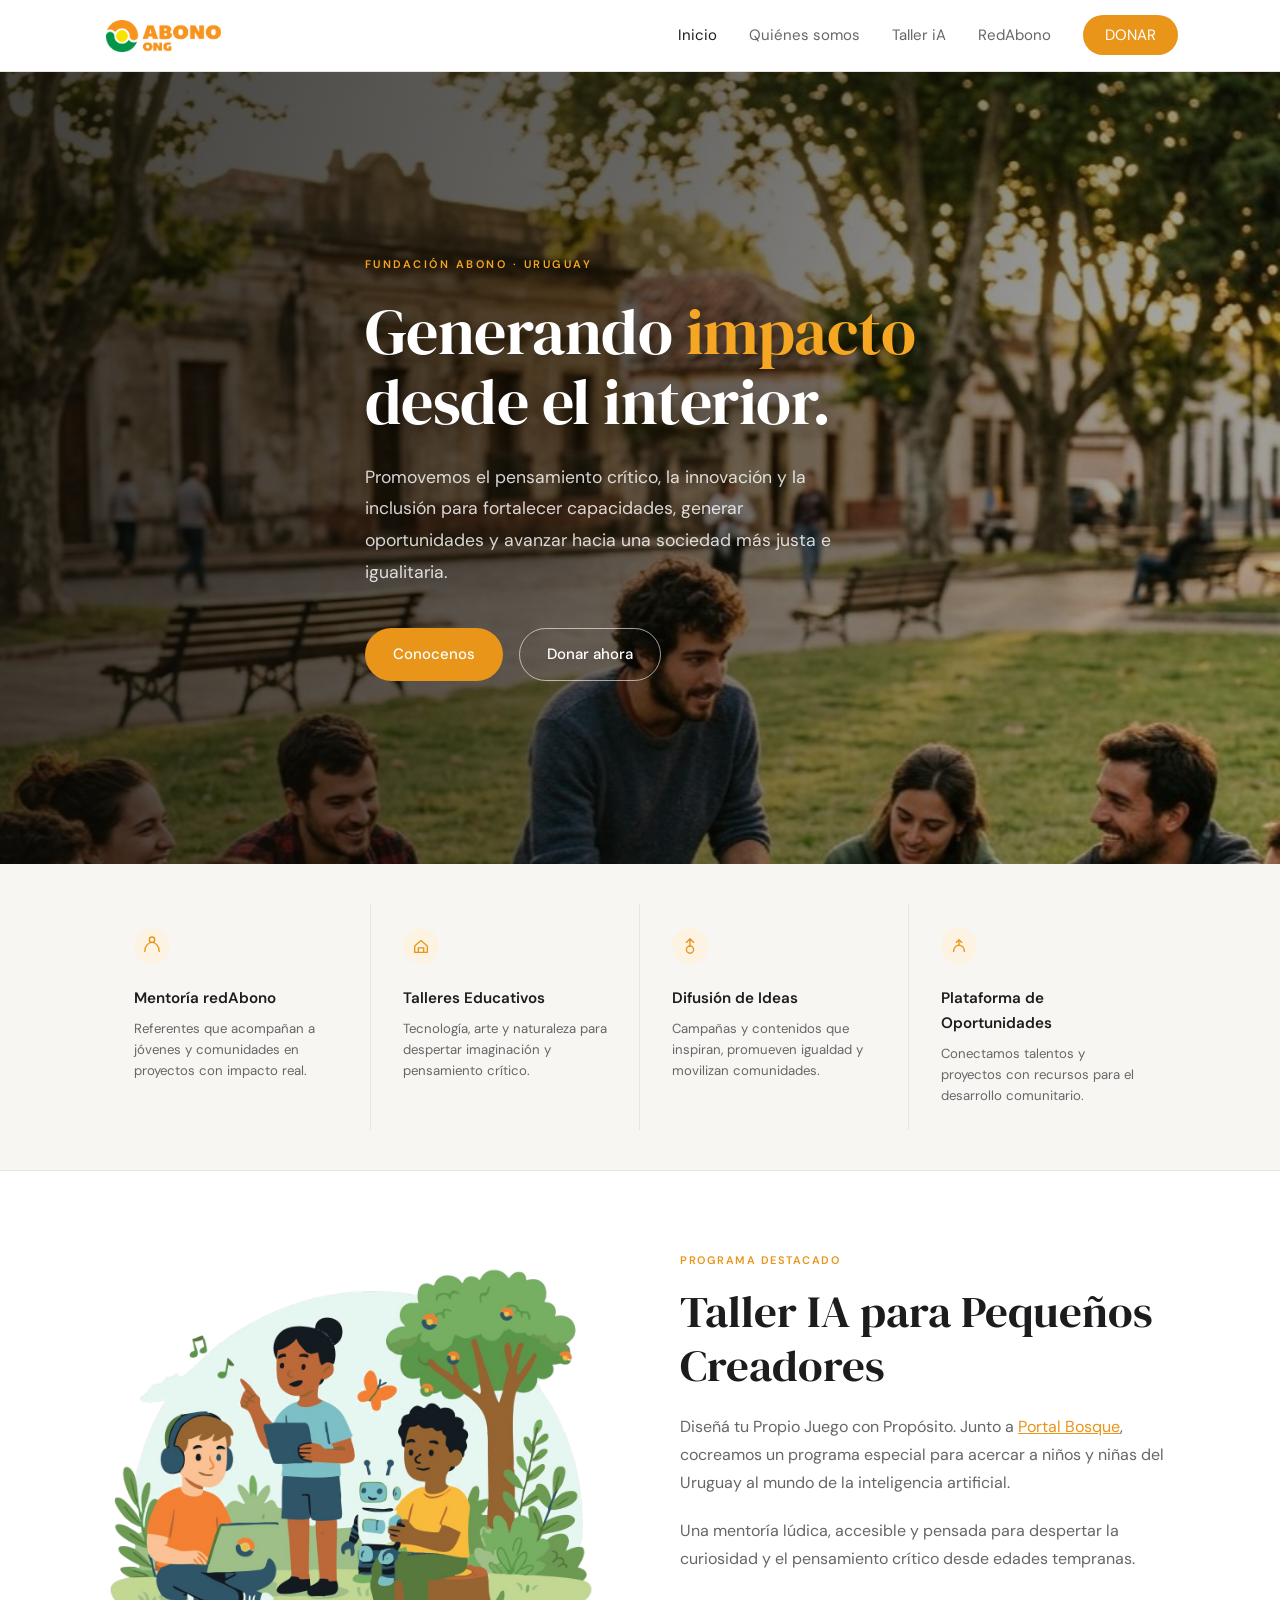
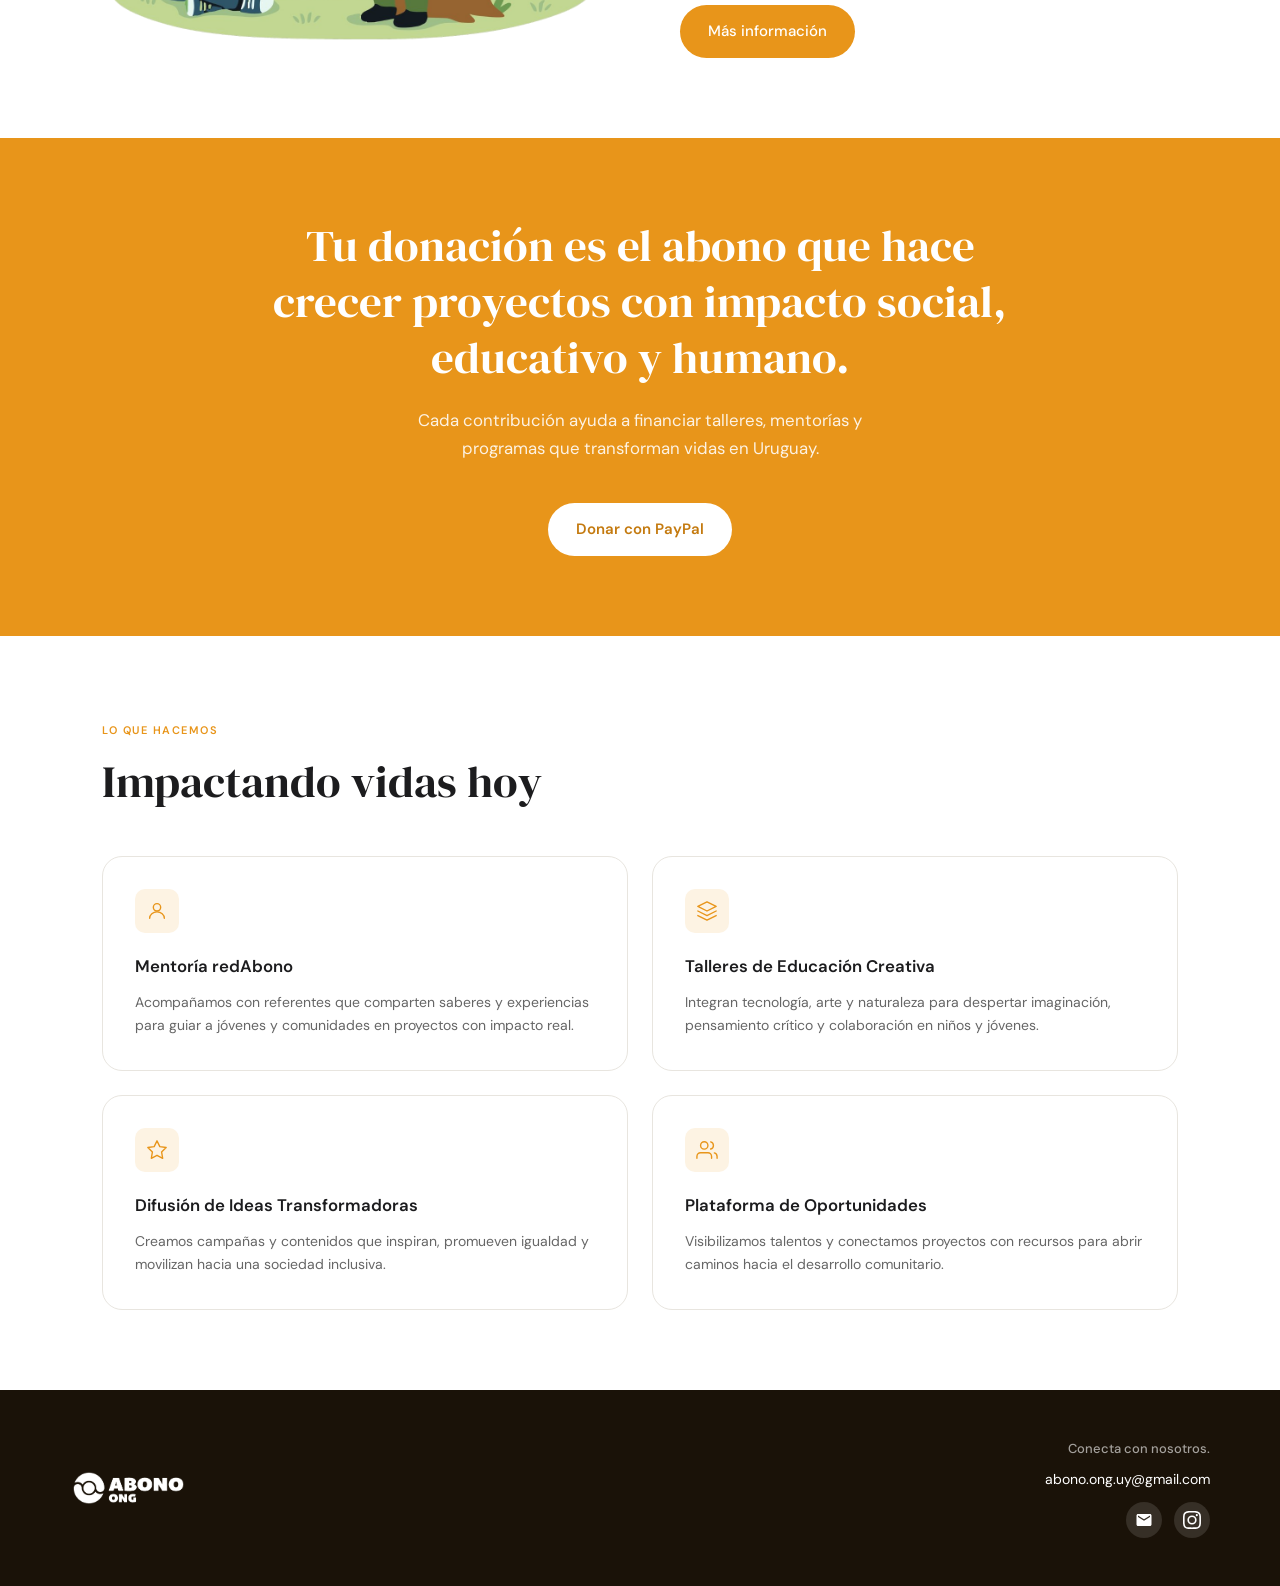
<file: index.html>
<!DOCTYPE html>
<html lang="es">
<head>
  <meta charset="UTF-8"/>
  <meta name="viewport" content="width=device-width, initial-scale=1.0"/>
  <title>Abono ONG — Generando impacto desde el interior</title>
  <meta name="description" content="Fundación Abono: promovemos la inclusión social a través de la educación, la innovación y la formación en Uruguay."/>
  <link rel="stylesheet" href="style.css"/>
  <style>

    /* ── HERO ── */
    .hero {
      position: relative;
      min-height: 88vh;
      display: flex;
      align-items: center;
      overflow: hidden;
    }

    .hero-bg {
      position: absolute;
      inset: 0;
    }

    .hero-bg img {
      width: 100%;
      height: 100%;
      object-fit: cover;
      object-position: center 30%;
    }

    /* dark overlay so text is legible */
    .hero-bg::after {
      content: '';
      position: absolute;
      inset: 0;
      background: linear-gradient(
        105deg,
        rgba(10,8,4,0.78) 0%,
        rgba(10,8,4,0.62) 45%,
        rgba(10,8,4,0.25) 100%
      );
    }

    .hero-content {
      position: relative;
      z-index: 2;
      max-width: 620px;
      padding: 6rem 2rem;
    }

    .hero-eyebrow {
      font-size: 11px;
      font-weight: 600;
      letter-spacing: 2.5px;
      text-transform: uppercase;
      color: var(--orange-light);
      margin-bottom: 1.5rem;
    }

    .hero h1 {
      color: white;
      margin-bottom: 1.5rem;
      text-shadow: 0 2px 20px rgba(0,0,0,0.3);
    }

    .hero h1 em {
      font-style: normal;
      color: var(--orange-light);
    }

    .hero-desc {
      font-size: 1.1rem;
      color: rgba(255,255,255,0.82);
      line-height: 1.8;
      margin-bottom: 2.5rem;
      max-width: 500px;
    }

    .hero-ctas {
      display: flex;
      gap: 1rem;
      flex-wrap: wrap;
    }

    .btn-outline-white {
      display: inline-flex;
      align-items: center;
      gap: 8px;
      border: 1.5px solid rgba(255,255,255,0.6);
      color: white;
      padding: 13px 27px;
      border-radius: 100px;
      font-size: 15px;
      font-weight: 500;
      text-decoration: none;
      transition: all 0.2s;
    }

    .btn-outline-white:hover {
      background: rgba(255,255,255,0.12);
      border-color: white;
    }

    /* ── PROGRAMS STRIP ── */
    .programs-strip {
      background: var(--light);
      border-bottom: 1px solid var(--border);
      padding: 2.5rem 0;
    }

    .programs-grid {
      display: grid;
      grid-template-columns: repeat(4, 1fr);
    }

    .program-item {
      padding: 1.5rem 2rem;
      border-right: 1px solid var(--border);
    }

    .program-item:last-child { border-right: none; }

    .program-icon {
      width: 36px;
      height: 36px;
      margin-bottom: 0.875rem;
    }

    .program-item h3 { font-size: 0.95rem; margin-bottom: 0.4rem; }
    .program-item p  { font-size: 0.825rem; color: var(--mid); line-height: 1.6; }

    /* ── FEATURED TALLER ── */
    .featured {
      display: grid;
      grid-template-columns: 1fr 1fr;
      gap: 5rem;
      align-items: center;
    }

    .featured-image {
      border-radius: var(--radius-lg);
      overflow: hidden;
      display: flex;
      align-items: center;
      justify-content: center;
    }

    .featured-image img { max-width: 100%; height: auto; display: block; }

    .featured-text .tag { display: block; margin-bottom: 1rem; }
    .featured-text h2   { margin-bottom: 1.25rem; }
    .featured-text p    { color: var(--mid); margin-bottom: 1.25rem; line-height: 1.75; }
    .featured-text p:last-of-type { margin-bottom: 2rem; }

    /* ── MISSION BANNER ── */
    .mission-banner {
      background: var(--orange);
      padding: 5rem 0;
      text-align: center;
    }

    .mission-banner h2 {
      color: white;
      font-size: clamp(1.7rem, 3.5vw, 2.8rem);
      max-width: 740px;
      margin: 0 auto 1.25rem;
      line-height: 1.25;
    }

    .mission-banner p {
      color: rgba(255,255,255,0.88);
      font-size: 1.05rem;
      max-width: 520px;
      margin: 0 auto 2.5rem;
      line-height: 1.7;
    }

    .btn-white {
      display: inline-flex;
      align-items: center;
      gap: 8px;
      background: white;
      color: var(--orange-dark);
      padding: 14px 28px;
      border-radius: 100px;
      font-size: 15px;
      font-weight: 600;
      text-decoration: none;
      transition: transform 0.2s, box-shadow 0.2s;
    }

    .btn-white:hover { transform: translateY(-2px); box-shadow: 0 6px 20px rgba(0,0,0,0.18); }

    /* ── PROGRAMS CARDS ── */
    .programs-deep-grid {
      display: grid;
      grid-template-columns: repeat(2, 1fr);
      gap: 1.5rem;
      margin-top: 3rem;
    }

    .program-card {
      border: 1px solid var(--border);
      border-radius: var(--radius-lg);
      padding: 2rem;
      transition: border-color 0.2s, box-shadow 0.2s;
    }

    .program-card:hover {
      border-color: var(--orange);
      box-shadow: 0 4px 20px rgba(232,149,26,0.1);
    }

    .program-card-icon {
      width: 44px;
      height: 44px;
      background: var(--orange-pale);
      border-radius: 10px;
      display: flex;
      align-items: center;
      justify-content: center;
      margin-bottom: 1.25rem;
    }

    .program-card-icon svg { width: 22px; height: 22px; stroke: var(--orange); fill: none; stroke-width: 1.5; stroke-linecap: round; stroke-linejoin: round; }
    .program-card h3 { margin-bottom: 0.6rem; font-size: 1.05rem; }
    .program-card p  { color: var(--mid); font-size: 0.875rem; line-height: 1.7; }

    /* ── RESPONSIVE ── */
    @media (max-width: 900px) {
      .hero { min-height: 70vh; }
      .hero-content { padding: 5rem 1.5rem 4rem; }
      .programs-grid { grid-template-columns: 1fr 1fr; }
      .program-item { border-bottom: 1px solid var(--border); }
      .program-item:nth-child(2) { border-right: none; }
      .program-item:nth-child(3),
      .program-item:nth-child(4) { border-bottom: none; }
      .featured { grid-template-columns: 1fr; gap: 2.5rem; }
      .programs-deep-grid { grid-template-columns: 1fr; }
    }

    @media (max-width: 540px) {
      .programs-grid { grid-template-columns: 1fr; }
      .program-item { border-right: none; border-bottom: 1px solid var(--border); }
      .program-item:last-child { border-bottom: none; }
    }
  </style>
</head>
<body>
  <div id="nav-placeholder"></div>

  <!-- HERO -->
  <section class="hero">
    <div class="hero-bg">
      <img src="img/hero-home.png" alt="Jóvenes uruguayos en la plaza trabajando juntos"/>
    </div>
    <div class="container">
      <div class="hero-content">
        <p class="hero-eyebrow">Fundación Abono · Uruguay</p>
        <h1>Generando <em>impacto</em><br>desde el interior.</h1>
        <p class="hero-desc">Promovemos el pensamiento crítico, la innovación y la inclusión para fortalecer capacidades, generar oportunidades y avanzar hacia una sociedad más justa e igualitaria.</p>
        <div class="hero-ctas">
          <a href="about.html" class="btn-primary">Conocenos</a>
          <a href="https://www.paypal.com/donate/?hosted_button_id=HG58KEAJ6E5TA" target="_blank" class="btn-outline-white">Donar ahora</a>
        </div>
      </div>
    </div>
  </section>

  <!-- PROGRAMS STRIP -->
  <section class="programs-strip">
    <div class="container">
      <div class="programs-grid">
        <div class="program-item">
          <svg class="program-icon" viewBox="0 0 40 40" fill="none">
            <circle cx="20" cy="20" r="20" fill="#FDF3E3"/>
            <path d="M12 26 C12 20 16 16 20 16 C24 16 28 20 28 26" stroke="#E8951A" stroke-width="1.5" stroke-linecap="round" fill="none"/>
            <circle cx="20" cy="13" r="3" stroke="#E8951A" stroke-width="1.5" fill="none"/>
          </svg>
          <h3>Mentoría redAbono</h3>
          <p>Referentes que acompañan a jóvenes y comunidades en proyectos con impacto real.</p>
        </div>
        <div class="program-item">
          <svg class="program-icon" viewBox="0 0 40 40" fill="none">
            <circle cx="20" cy="20" r="20" fill="#FDF3E3"/>
            <path d="M13 27 L13 20 L20 14 L27 20 L27 27 Z" stroke="#E8951A" stroke-width="1.5" stroke-linejoin="round" fill="none"/>
            <path d="M17 27 L17 22 L23 22 L23 27" stroke="#E8951A" stroke-width="1.5" fill="none"/>
          </svg>
          <h3>Talleres Educativos</h3>
          <p>Tecnología, arte y naturaleza para despertar imaginación y pensamiento crítico.</p>
        </div>
        <div class="program-item">
          <svg class="program-icon" viewBox="0 0 40 40" fill="none">
            <circle cx="20" cy="20" r="20" fill="#FDF3E3"/>
            <path d="M20 12 L20 20 M16 16 L20 12 L24 16" stroke="#E8951A" stroke-width="1.5" stroke-linecap="round" stroke-linejoin="round"/>
            <circle cx="20" cy="24" r="4" stroke="#E8951A" stroke-width="1.5" fill="none"/>
          </svg>
          <h3>Difusión de Ideas</h3>
          <p>Campañas y contenidos que inspiran, promueven igualdad y movilizan comunidades.</p>
        </div>
        <div class="program-item">
          <svg class="program-icon" viewBox="0 0 40 40" fill="none">
            <circle cx="20" cy="20" r="20" fill="#FDF3E3"/>
            <path d="M14 26 C14 22 17 19 20 19 C23 19 26 22 26 26" stroke="#E8951A" stroke-width="1.5" stroke-linecap="round" fill="none"/>
            <path d="M20 19 L20 14" stroke="#E8951A" stroke-width="1.5" stroke-linecap="round"/>
            <path d="M17 16 L20 13 L23 16" stroke="#E8951A" stroke-width="1.5" stroke-linecap="round" stroke-linejoin="round"/>
          </svg>
          <h3>Plataforma de Oportunidades</h3>
          <p>Conectamos talentos y proyectos con recursos para el desarrollo comunitario.</p>
        </div>
      </div>
    </div>
  </section>

  <!-- TALLER FEATURED -->
  <section class="section">
    <div class="container">
      <div class="featured">
        <div class="featured-image">
          <img src="taller-kids.png" alt="Taller IA para Pequeños Creadores"/>
        </div>
        <div class="featured-text">
          <span class="tag">Programa destacado</span>
          <h2>Taller IA para Pequeños Creadores</h2>
          <p>Diseñá tu Propio Juego con Propósito. Junto a <a href="https://portalbosque.com" target="_blank" style="color:var(--orange)">Portal Bosque</a>, cocreamos un programa especial para acercar a niños y niñas del Uruguay al mundo de la inteligencia artificial.</p>
          <p>Una mentoría lúdica, accesible y pensada para despertar la curiosidad y el pensamiento crítico desde edades tempranas.</p>
          <a href="taller-ia.html" class="btn-primary">Más información</a>
        </div>
      </div>
    </div>
  </section>

  <!-- MISSION BANNER -->
  <section class="mission-banner">
    <div class="container">
      <h2>Tu donación es el abono que hace crecer proyectos con impacto social, educativo y humano.</h2>
      <p>Cada contribución ayuda a financiar talleres, mentorías y programas que transforman vidas en Uruguay.</p>
      <a href="https://www.paypal.com/donate/?hosted_button_id=HG58KEAJ6E5TA" target="_blank" class="btn-white">Donar con PayPal</a>
    </div>
  </section>

  <!-- PROGRAMS DETAIL -->
  <section class="section">
    <div class="container">
      <span class="tag">Lo que hacemos</span>
      <h2>Impactando vidas hoy</h2>
      <div class="programs-deep-grid">
        <div class="program-card">
          <div class="program-card-icon">
            <svg viewBox="0 0 24 24"><circle cx="12" cy="8" r="4"/><path d="M4 20c0-4 3.6-7 8-7s8 3 8 7"/></svg>
          </div>
          <h3>Mentoría redAbono</h3>
          <p>Acompañamos con referentes que comparten saberes y experiencias para guiar a jóvenes y comunidades en proyectos con impacto real.</p>
        </div>
        <div class="program-card">
          <div class="program-card-icon">
            <svg viewBox="0 0 24 24"><path d="M12 2L2 7l10 5 10-5-10-5z"/><path d="M2 17l10 5 10-5"/><path d="M2 12l10 5 10-5"/></svg>
          </div>
          <h3>Talleres de Educación Creativa</h3>
          <p>Integran tecnología, arte y naturaleza para despertar imaginación, pensamiento crítico y colaboración en niños y jóvenes.</p>
        </div>
        <div class="program-card">
          <div class="program-card-icon">
            <svg viewBox="0 0 24 24"><polygon points="12 2 15.09 8.26 22 9.27 17 14.14 18.18 21.02 12 17.77 5.82 21.02 7 14.14 2 9.27 8.91 8.26 12 2"/></svg>
          </div>
          <h3>Difusión de Ideas Transformadoras</h3>
          <p>Creamos campañas y contenidos que inspiran, promueven igualdad y movilizan hacia una sociedad inclusiva.</p>
        </div>
        <div class="program-card">
          <div class="program-card-icon">
            <svg viewBox="0 0 24 24"><path d="M17 21v-2a4 4 0 0 0-4-4H5a4 4 0 0 0-4 4v2"/><circle cx="9" cy="7" r="4"/><path d="M23 21v-2a4 4 0 0 0-3-3.87"/><path d="M16 3.13a4 4 0 0 1 0 7.75"/></svg>
          </div>
          <h3>Plataforma de Oportunidades</h3>
          <p>Visibilizamos talentos y conectamos proyectos con recursos para abrir caminos hacia el desarrollo comunitario.</p>
        </div>
      </div>
    </div>
  </section>

  <div id="footer-placeholder"></div>

  <script src="components.js"></script>
  <script>
    document.getElementById('nav-placeholder').innerHTML = NAV_HTML('inicio');
    document.getElementById('footer-placeholder').innerHTML = FOOTER_HTML;
  </script>
</body>
</html>
</file>
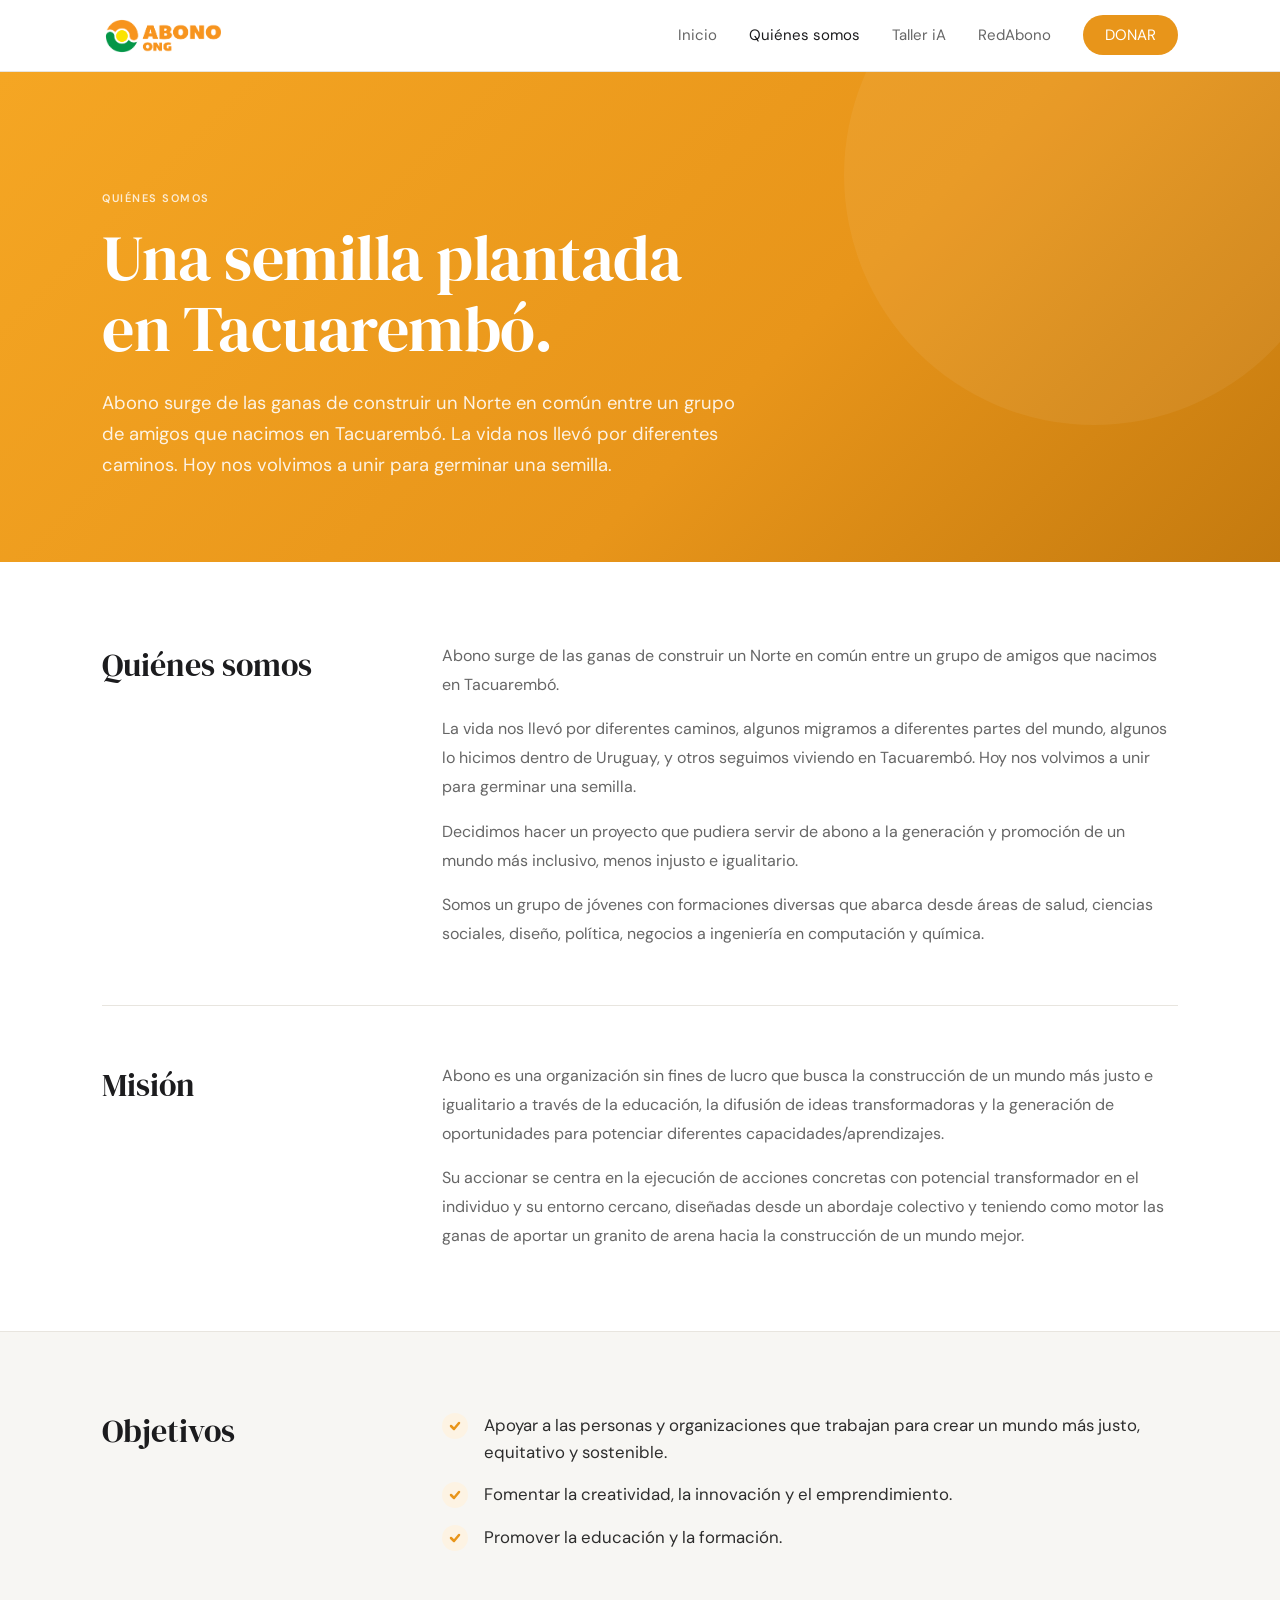
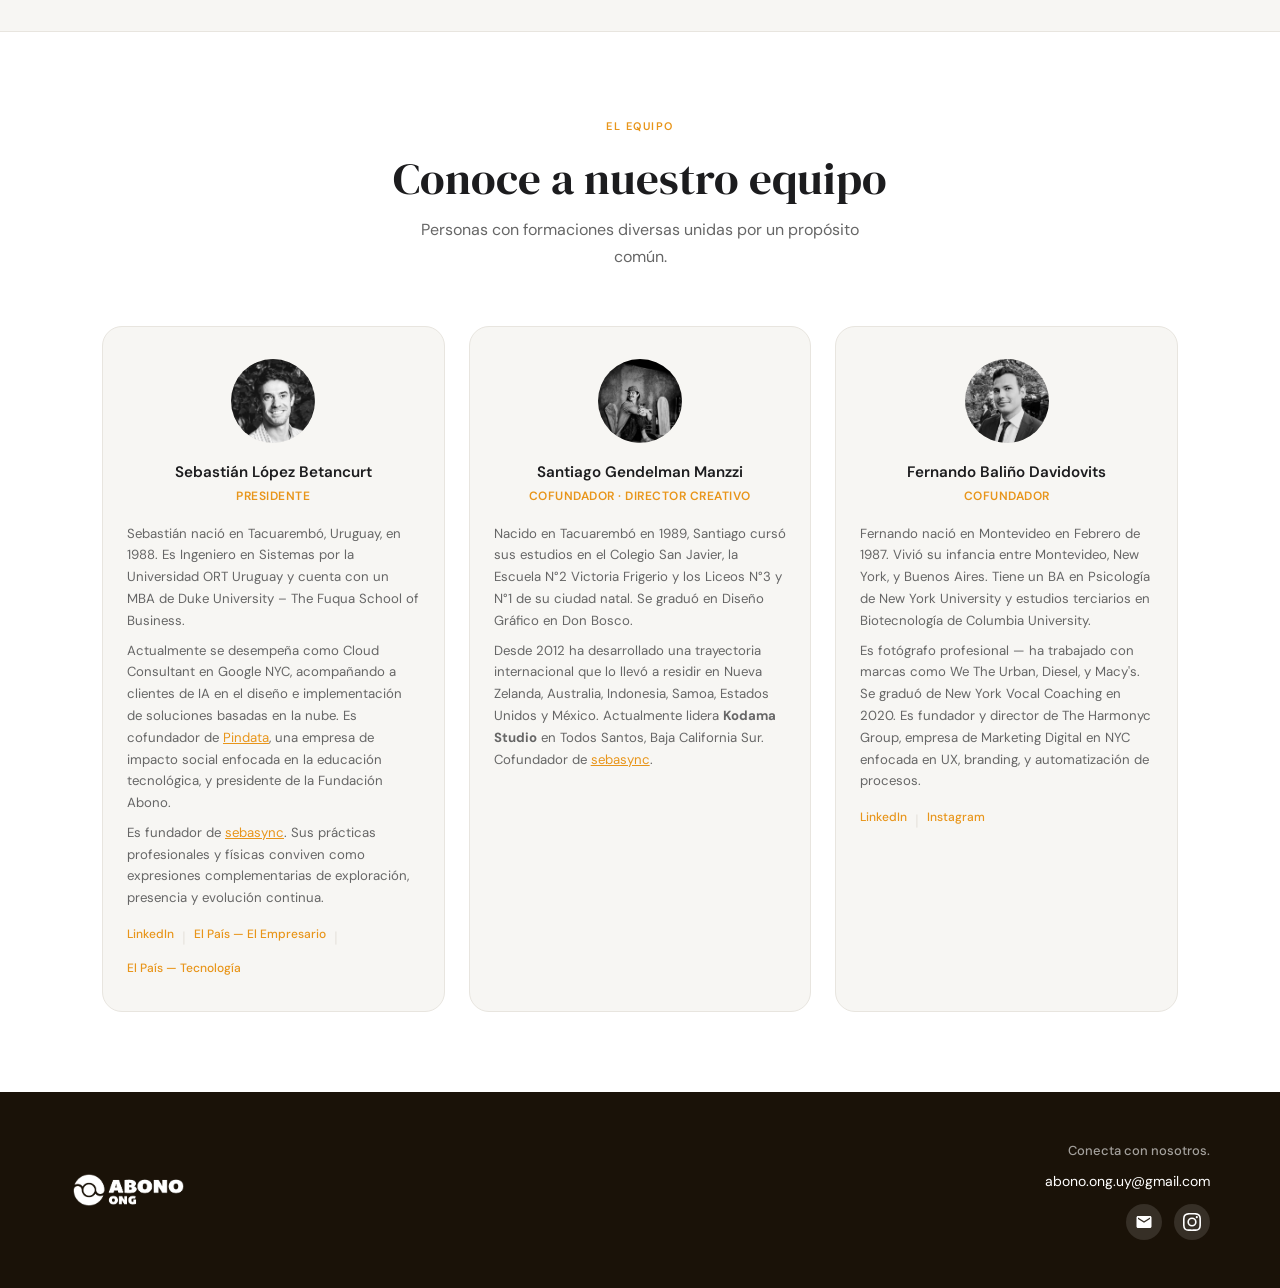
<file: about.html>
<!DOCTYPE html>
<html lang="es">
<head>
  <meta charset="UTF-8"/>
  <meta name="viewport" content="width=device-width, initial-scale=1.0"/>
  <title>Quiénes somos — Abono ONG</title>
  <meta name="description" content="Somos un grupo de jóvenes de Tacuarembó que decidimos construir un mundo más justo a través de la educación y la innovación."/>
  <link rel="stylesheet" href="style.css"/>
  <style>
    .page-hero {
      background: linear-gradient(135deg, #F5A623 0%, #E8951A 60%, #C47A0F 100%);
      padding: 7rem 0 5rem;
      position: relative;
      overflow: hidden;
    }

    .page-hero::before {
      content: '';
      position: absolute;
      top: -30%;
      right: -5%;
      width: 500px;
      height: 500px;
      border-radius: 50%;
      background: rgba(255,255,255,0.06);
    }

    .page-hero-inner {
      position: relative;
      z-index: 2;
    }

    .page-hero .tag { color: rgba(255,255,255,0.8); }

    .page-hero h1 {
      color: white;
      margin-bottom: 1.5rem;
    }

    .page-hero .lead {
      color: rgba(255,255,255,0.88);
      margin-bottom: 0;
      max-width: 640px;
    }

    /* QUIENES / MISION */
    .text-sections { padding: 5rem 0; }

    .text-block {
      display: grid;
      grid-template-columns: 260px 1fr;
      gap: 5rem;
      align-items: start;
      padding: 3.5rem 0;
      border-bottom: 1px solid var(--border);
    }

    .text-block:first-child { padding-top: 0; }
    .text-block:last-child { border-bottom: none; padding-bottom: 0; }

    .text-block h2 {
      font-size: 2rem;
      padding-top: 0.25rem;
    }

    .text-block-content p {
      color: var(--mid);
      margin-bottom: 1rem;
      line-height: 1.8;
    }

    .text-block-content p:last-child { margin-bottom: 0; }

    /* OBJECTIVES */
    .objectives {
      background: var(--light);
      border-top: 1px solid var(--border);
      border-bottom: 1px solid var(--border);
      padding: 5rem 0;
    }

    .objectives-inner {
      display: grid;
      grid-template-columns: 260px 1fr;
      gap: 5rem;
      align-items: start;
    }

    .objectives h2 { font-size: 2rem; }

    .obj-list {
      list-style: none;
      display: flex;
      flex-direction: column;
      gap: 1rem;
    }

    .obj-list li {
      display: flex;
      align-items: flex-start;
      gap: 1rem;
      font-size: 1.05rem;
      color: var(--dark);
      line-height: 1.6;
    }

    .obj-bullet {
      flex-shrink: 0;
      width: 26px;
      height: 26px;
      border-radius: 50%;
      background: var(--orange-pale);
      display: flex;
      align-items: center;
      justify-content: center;
      margin-top: 1px;
    }

    .obj-bullet svg {
      width: 12px;
      height: 12px;
      stroke: var(--orange);
      fill: none;
      stroke-width: 2.5;
      stroke-linecap: round;
      stroke-linejoin: round;
    }

    /* TEAM */
    .team { padding: 5rem 0; }

    .team-header {
      text-align: center;
      margin-bottom: 3.5rem;
    }

    .team-header h2 { margin-bottom: 0.75rem; }
    .team-header p { color: var(--mid); max-width: 480px; margin: 0 auto; }

    .team-grid {
      display: grid;
      grid-template-columns: repeat(3, 1fr);
      gap: 1.5rem;
    }

    .team-card {
      background: var(--light);
      border-radius: var(--radius-lg);
      padding: 2rem 1.5rem;
      border: 1px solid var(--border);
      transition: border-color 0.2s, box-shadow 0.2s;
    }

    .team-card:hover {
      border-color: var(--orange);
      box-shadow: 0 4px 16px rgba(232,149,26,0.1);
    }

    .team-photo {
      width: 84px;
      height: 84px;
      border-radius: 50%;
      margin: 0 auto 1.25rem;
      overflow: hidden;
      background: var(--border);
    }

    .team-photo img {
      width: 100%;
      height: 100%;
      object-fit: cover;
      object-position: center top;
      filter: grayscale(100%);
    }

    .team-card h3 {
      font-size: 0.95rem;
      margin-bottom: 0.25rem;
      text-align: center;
      line-height: 1.3;
    }

    .team-role {
      font-size: 0.75rem;
      font-weight: 600;
      color: var(--orange);
      text-align: center;
      text-transform: uppercase;
      letter-spacing: 0.5px;
      margin-bottom: 1rem;
    }

    .team-bio {
      font-size: 0.825rem;
      color: var(--mid);
      line-height: 1.65;
    }

    .team-links {
      display: flex;
      gap: 0.5rem;
      margin-top: 1rem;
      flex-wrap: wrap;
    }

    .team-links a {
      font-size: 0.75rem;
      color: var(--orange);
      text-decoration: none;
      font-weight: 500;
    }

    .team-links a:hover { text-decoration: underline; }
    .team-links span { color: var(--border); }

    @media (max-width: 1000px) {
      .team-grid { grid-template-columns: 1fr 1fr 1fr; }
    }

    @media (max-width: 768px) {
      .text-block { grid-template-columns: 1fr; gap: 1.5rem; }
      .objectives-inner { grid-template-columns: 1fr; gap: 2rem; }
      .team-grid { grid-template-columns: 1fr 1fr; gap: 1rem; }
    }

    @media (max-width: 540px) {
      .team-grid { grid-template-columns: 1fr; }
    }
  </style>
</head>
<body>
  <div id="nav-placeholder"></div>

  <!-- HERO -->
  <section class="page-hero">
    <div class="container">
      <div class="page-hero-inner">
        <span class="tag">Quiénes somos</span>
        <h1>Una semilla plantada<br>en Tacuarembó.</h1>
        <p class="lead">Abono surge de las ganas de construir un Norte en común entre un grupo de amigos que nacimos en Tacuarembó. La vida nos llevó por diferentes caminos. Hoy nos volvimos a unir para germinar una semilla.</p>
      </div>
    </div>
  </section>

  <!-- QUIENES / MISION -->
  <section class="text-sections">
    <div class="container">
      <div class="text-block">
        <h2>Quiénes somos</h2>
        <div class="text-block-content">
          <p>Abono surge de las ganas de construir un Norte en común entre un grupo de amigos que nacimos en Tacuarembó.</p>
          <p>La vida nos llevó por diferentes caminos, algunos migramos a diferentes partes del mundo, algunos lo hicimos dentro de Uruguay, y otros seguimos viviendo en Tacuarembó. Hoy nos volvimos a unir para germinar una semilla.</p>
          <p>Decidimos hacer un proyecto que pudiera servir de abono a la generación y promoción de un mundo más inclusivo, menos injusto e igualitario.</p>
          <p>Somos un grupo de jóvenes con formaciones diversas que abarca desde áreas de salud, ciencias sociales, diseño, política, negocios a ingeniería en computación y química.</p>
        </div>
      </div>
      <div class="text-block">
        <h2>Misión</h2>
        <div class="text-block-content">
          <p>Abono es una organización sin fines de lucro que busca la construcción de un mundo más justo e igualitario a través de la educación, la difusión de ideas transformadoras y la generación de oportunidades para potenciar diferentes capacidades/aprendizajes.</p>
          <p>Su accionar se centra en la ejecución de acciones concretas con potencial transformador en el individuo y su entorno cercano, diseñadas desde un abordaje colectivo y teniendo como motor las ganas de aportar un granito de arena hacia la construcción de un mundo mejor.</p>
        </div>
      </div>
    </div>
  </section>

  <!-- OBJECTIVES -->
  <section class="objectives">
    <div class="container">
      <div class="objectives-inner">
        <h2>Objetivos</h2>
        <ul class="obj-list">
          <li>
            <div class="obj-bullet"><svg viewBox="0 0 12 12"><polyline points="2,6 5,9 10,3"/></svg></div>
            <span>Apoyar a las personas y organizaciones que trabajan para crear un mundo más justo, equitativo y sostenible.</span>
          </li>
          <li>
            <div class="obj-bullet"><svg viewBox="0 0 12 12"><polyline points="2,6 5,9 10,3"/></svg></div>
            <span>Fomentar la creatividad, la innovación y el emprendimiento.</span>
          </li>
          <li>
            <div class="obj-bullet"><svg viewBox="0 0 12 12"><polyline points="2,6 5,9 10,3"/></svg></div>
            <span>Promover la educación y la formación.</span>
          </li>
        </ul>
      </div>
    </div>
  </section>

  <!-- TEAM -->
  <section class="team">
    <div class="container">
      <div class="team-header">
        <span class="tag">El equipo</span>
        <h2>Conoce a nuestro equipo</h2>
        <p>Personas con formaciones diversas unidas por un propósito común.</p>
      </div>
      <div class="team-grid">

        <!-- Sebastián -->
        <div class="team-card">
          <div class="team-photo">
            <img src="img/seb.webp" alt="Sebastián López Betancurt"/>
          </div>
          <h3>Sebastián López Betancurt</h3>
          <div class="team-role">Presidente</div>
          <p class="team-bio">Sebastián nació en Tacuarembó, Uruguay, en 1988. Es Ingeniero en Sistemas por la Universidad ORT Uruguay y cuenta con un MBA de Duke University – The Fuqua School of Business.</p>
          <p class="team-bio" style="margin-top:0.5rem;">Actualmente se desempeña como Cloud Consultant en Google NYC, acompañando a clientes de IA en el diseño e implementación de soluciones basadas en la nube. Es cofundador de <a href="https://pindata.io" target="_blank" style="color:var(--orange)">Pindata</a>, una empresa de impacto social enfocada en la educación tecnológica, y presidente de la Fundación Abono.</p>
          <p class="team-bio" style="margin-top:0.5rem;">Es fundador de <a href="https://sebasync.com" target="_blank" style="color:var(--orange)">sebasync</a>. Sus prácticas profesionales y físicas conviven como expresiones complementarias de exploración, presencia y evolución continua.</p>
          <div class="team-links">
            <a href="https://www.linkedin.com/in/seblopez/" target="_blank">LinkedIn</a>
            <span>|</span>
            <a href="https://www.elpais.com.uy/el-empresario/crecio-en-tacuarembo-fue-contratado-por-google-y-vela-por-un-uso-etico-de-la-inteligencia-artificial" target="_blank">El País — El Empresario</a>
            <span>|</span>
            <a href="https://www.elpais.com.uy/vida-actual/tecnologia/devolver-lo-aprendido-el-ingeniero-uruguayo-en-google-que-apuesta-por-la-educacion-local-en-ia" target="_blank">El País — Tecnología</a>
          </div>
        </div>


        <!-- Santiago -->
        <div class="team-card">
          <div class="team-photo">
            <img src="img/santi.webp" alt="Santiago Gendelman Manzzi"/>
          </div>
          <h3>Santiago Gendelman Manzzi</h3>
          <div class="team-role">Cofundador · Director Creativo</div>
          <p class="team-bio">Nacido en Tacuarembó en 1989, Santiago cursó sus estudios en el Colegio San Javier, la Escuela N°2 Victoria Frigerio y los Liceos N°3 y N°1 de su ciudad natal. Se graduó en Diseño Gráfico en Don Bosco.</p>
          <p class="team-bio" style="margin-top:0.5rem;">Desde 2012 ha desarrollado una trayectoria internacional que lo llevó a residir en Nueva Zelanda, Australia, Indonesia, Samoa, Estados Unidos y México. Actualmente lidera <strong>Kodama Studio</strong> en Todos Santos, Baja California Sur. Cofundador de <a href="https://sebasync.com" target="_blank" style="color:var(--orange)">sebasync</a>.</p>
        </div>

        <!-- Fernando -->
        <div class="team-card">
          <div class="team-photo">
            <img src="img/fer.webp" alt="Fernando Baliño Davidovits"/>
          </div>
          <h3>Fernando Baliño Davidovits</h3>
          <div class="team-role">Cofundador</div>
          <p class="team-bio">Fernando nació en Montevideo en Febrero de 1987. Vivió su infancia entre Montevideo, New York, y Buenos Aires. Tiene un BA en Psicología de New York University y estudios terciarios en Biotecnología de Columbia University.</p>
          <p class="team-bio" style="margin-top:0.5rem;">Es fotógrafo profesional — ha trabajado con marcas como We The Urban, Diesel, y Macy's. Se graduó de New York Vocal Coaching en 2020. Es fundador y director de The Harmonyc Group, empresa de Marketing Digital en NYC enfocada en UX, branding, y automatización de procesos.</p>
          <div class="team-links">
            <a href="#" target="_blank">LinkedIn</a>
            <span>|</span>
            <a href="#" target="_blank">Instagram</a>
          </div>
        </div>

      </div>



    </div>
  </section>

  <div id="footer-placeholder"></div>

  <script src="components.js"></script>
  <script>
    document.getElementById('nav-placeholder').innerHTML = NAV_HTML('about');
    document.getElementById('footer-placeholder').innerHTML = FOOTER_HTML;
  </script>
</body>
</html>
</file>
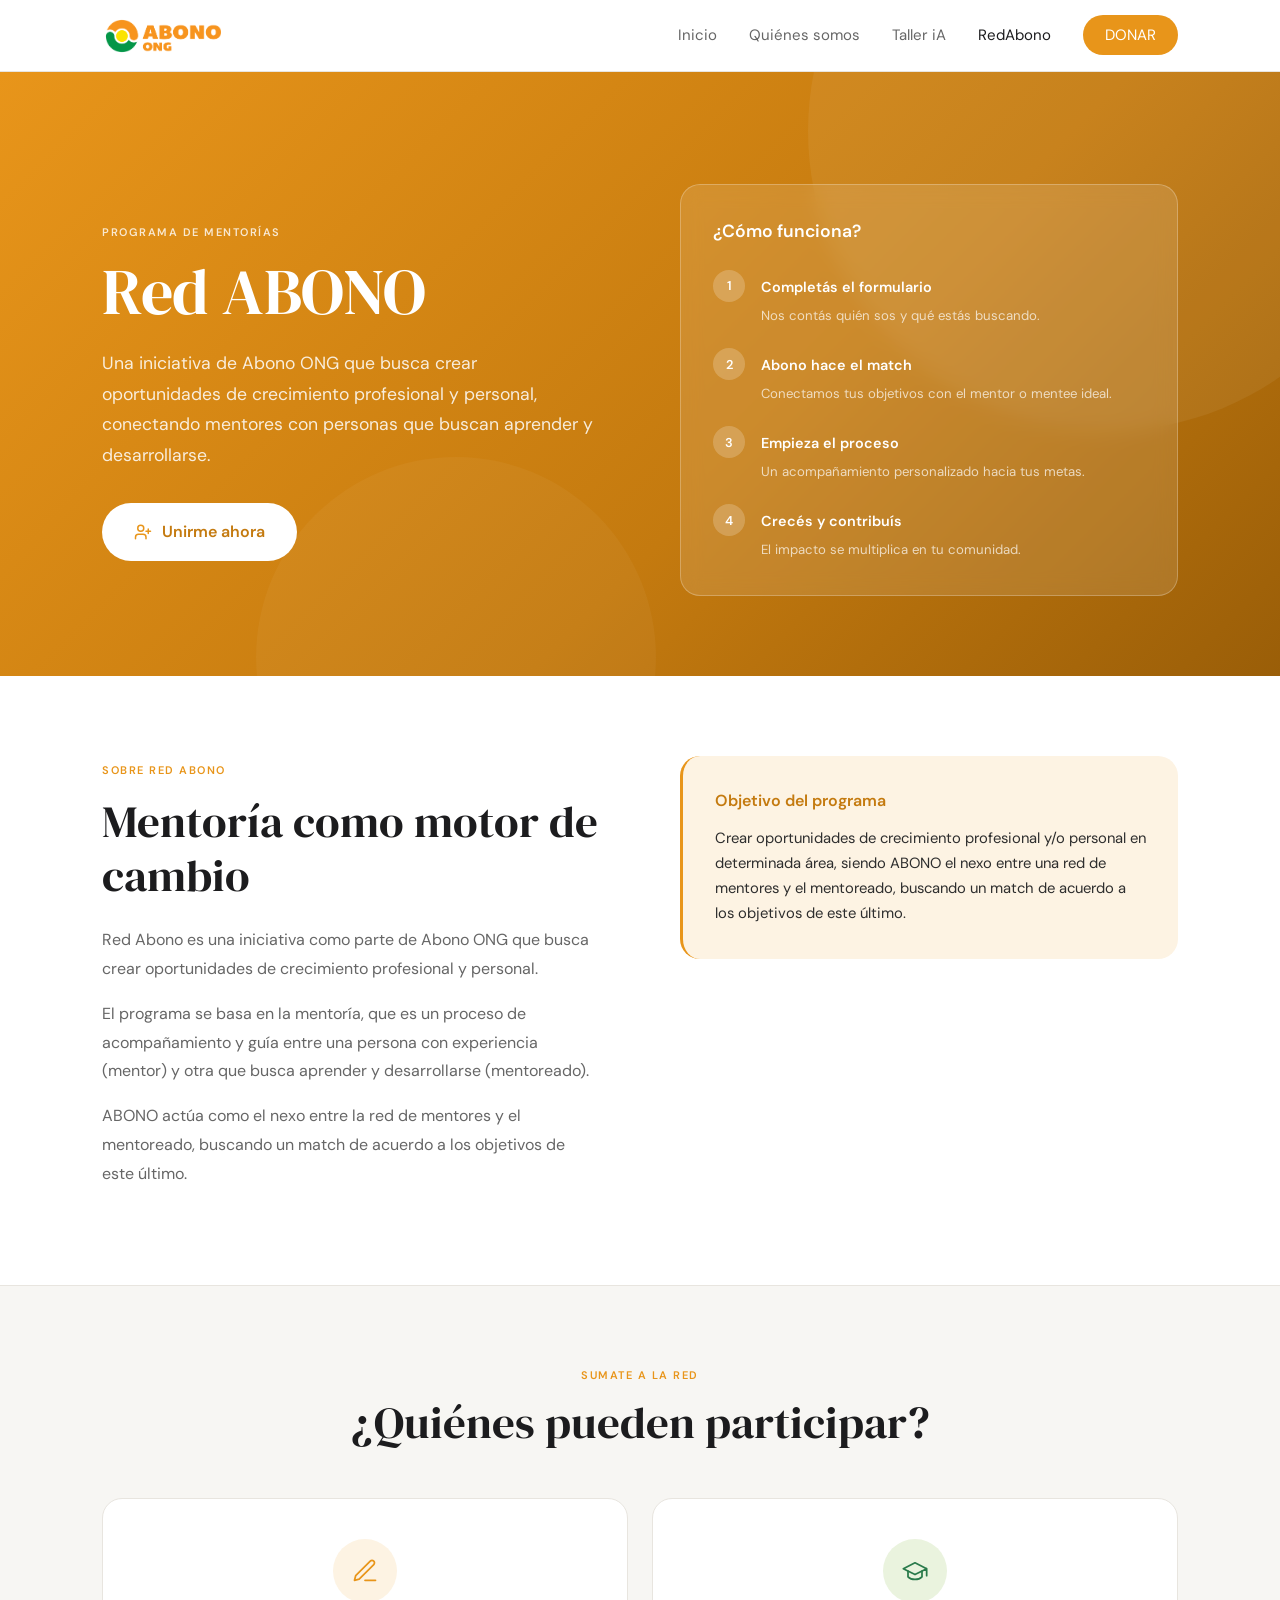
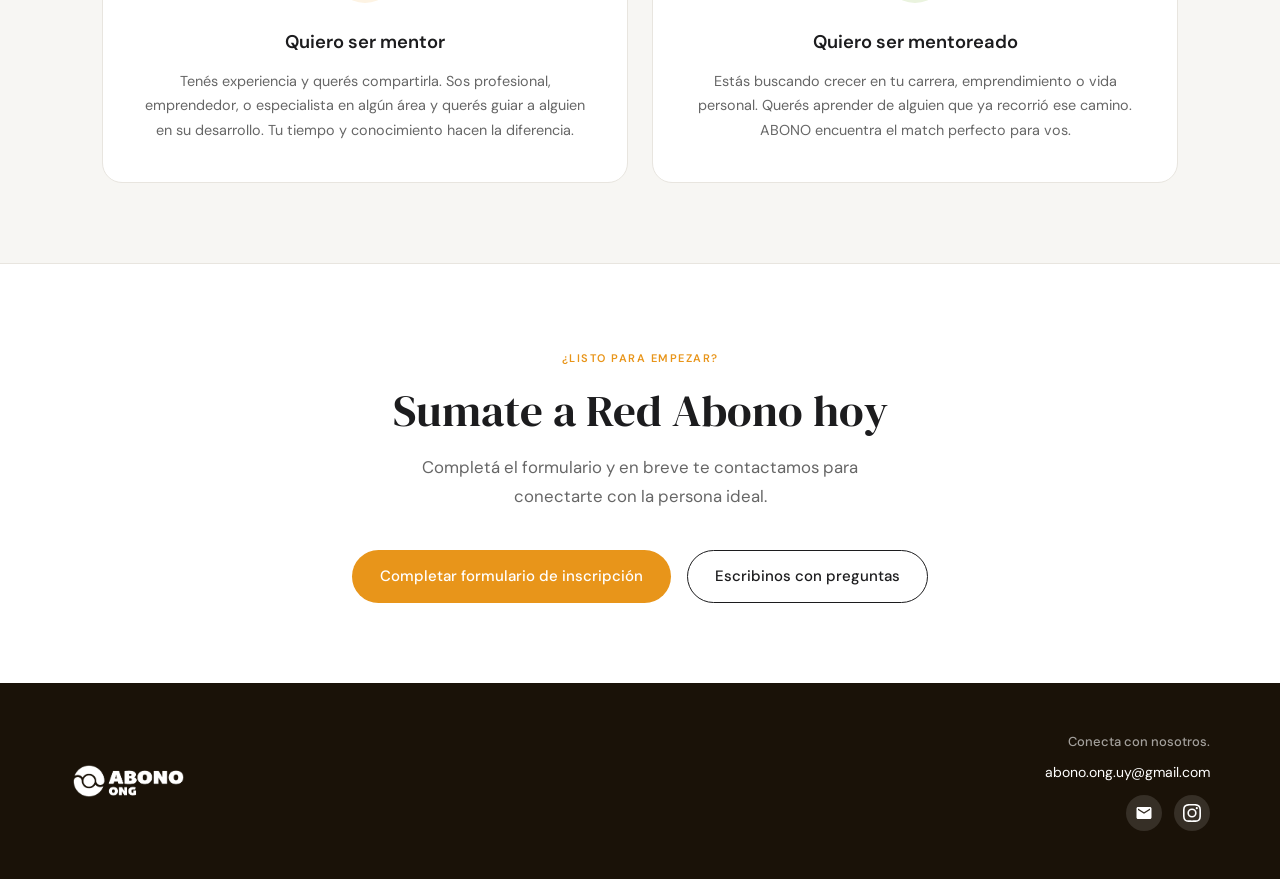
<file: join.html>
<!DOCTYPE html>
<html lang="es">
<head>
  <meta charset="UTF-8"/>
  <meta name="viewport" content="width=device-width, initial-scale=1.0"/>
  <title>RedAbono — Sumate a la red de mentorías</title>
  <meta name="description" content="Red Abono conecta mentores con personas que buscan crecer profesional y personalmente. Sumate a nuestra red."/>
  <link rel="stylesheet" href="style.css"/>
  <style>
    /* HERO */
    .join-hero {
      background: linear-gradient(135deg, #E8951A 0%, #C47A0F 60%, #9A5E08 100%);
      padding: 7rem 0 5rem;
      position: relative;
      overflow: hidden;
    }

    .join-hero::before {
      content: '';
      position: absolute;
      top: -40%;
      right: -10%;
      width: 600px;
      height: 600px;
      border-radius: 50%;
      background: rgba(255,255,255,0.06);
    }

    .join-hero::after {
      content: '';
      position: absolute;
      bottom: -30%;
      left: 20%;
      width: 400px;
      height: 400px;
      border-radius: 50%;
      background: rgba(255,255,255,0.04);
    }

    .join-hero-inner {
      position: relative;
      z-index: 2;
      display: grid;
      grid-template-columns: 1fr 1fr;
      gap: 5rem;
      align-items: center;
    }

    .join-hero-text .tag { color: rgba(255,255,255,0.8); }

    .join-hero-text h1 {
      color: white;
      margin-bottom: 1.25rem;
    }

    .join-hero-text p {
      color: rgba(255,255,255,0.85);
      font-size: 1.1rem;
      line-height: 1.75;
      margin-bottom: 2rem;
    }

    .btn-join {
      display: inline-flex;
      align-items: center;
      gap: 10px;
      background: white;
      color: var(--orange-dark);
      padding: 16px 32px;
      border-radius: 100px;
      font-size: 16px;
      font-weight: 600;
      text-decoration: none;
      transition: transform 0.2s, box-shadow 0.2s;
    }

    .btn-join:hover { transform: translateY(-2px); box-shadow: 0 8px 24px rgba(0,0,0,0.2); }

    .btn-join svg { width: 18px; height: 18px; stroke: var(--orange); fill: none; stroke-width: 2; stroke-linecap: round; stroke-linejoin: round; }

    /* HERO CARD */
    .join-hero-card {
      background: rgba(255,255,255,0.12);
      border: 1px solid rgba(255,255,255,0.25);
      border-radius: var(--radius-lg);
      padding: 2rem;
      backdrop-filter: blur(10px);
    }

    .join-hero-card h3 {
      color: white;
      font-size: 1.1rem;
      margin-bottom: 1.5rem;
    }

    .flow-step {
      display: flex;
      align-items: flex-start;
      gap: 1rem;
      margin-bottom: 1.25rem;
    }

    .flow-step:last-child { margin-bottom: 0; }

    .flow-num {
      width: 32px;
      height: 32px;
      border-radius: 50%;
      background: rgba(255,255,255,0.2);
      display: flex;
      align-items: center;
      justify-content: center;
      font-size: 0.8rem;
      font-weight: 600;
      color: white;
      flex-shrink: 0;
    }

    .flow-step-text {
      padding-top: 6px;
    }

    .flow-step-text strong {
      display: block;
      color: white;
      font-size: 0.9rem;
      font-weight: 600;
      margin-bottom: 2px;
    }

    .flow-step-text span {
      font-size: 0.825rem;
      color: rgba(255,255,255,0.7);
    }

    /* WHAT IS */
    .what-is { padding: 5rem 0; }

    .what-is-inner {
      display: grid;
      grid-template-columns: 1fr 1fr;
      gap: 5rem;
      align-items: start;
    }

    .what-is h2 { margin-bottom: 1.5rem; }

    .what-is p {
      color: var(--mid);
      line-height: 1.8;
      margin-bottom: 1rem;
    }

    .what-is-objective {
      background: var(--orange-pale);
      border-radius: var(--radius-lg);
      padding: 2rem;
      border-left: 3px solid var(--orange);
    }

    .what-is-objective h3 {
      color: var(--orange-dark);
      margin-bottom: 0.75rem;
      font-size: 1rem;
    }

    .what-is-objective p {
      color: var(--dark);
      font-size: 0.925rem;
      line-height: 1.7;
      margin: 0;
    }

    /* WHO CAN JOIN */
    .who-join {
      background: var(--light);
      border-top: 1px solid var(--border);
      border-bottom: 1px solid var(--border);
      padding: 5rem 0;
    }

    .who-join h2 { text-align: center; margin-bottom: 3rem; }

    .who-grid {
      display: grid;
      grid-template-columns: 1fr 1fr;
      gap: 1.5rem;
    }

    .who-card {
      background: white;
      border-radius: var(--radius-lg);
      padding: 2.5rem;
      border: 1px solid var(--border);
      text-align: center;
    }

    .who-card-icon {
      width: 64px;
      height: 64px;
      border-radius: 50%;
      margin: 0 auto 1.5rem;
      display: flex;
      align-items: center;
      justify-content: center;
    }

    .who-card-icon.mentor { background: var(--orange-pale); }
    .who-card-icon.mentee { background: #EAF3DE; }

    .who-card-icon svg { width: 28px; height: 28px; fill: none; stroke-width: 1.5; stroke-linecap: round; stroke-linejoin: round; }
    .who-card-icon.mentor svg { stroke: var(--orange); }
    .who-card-icon.mentee svg { stroke: var(--green); }

    .who-card h3 { margin-bottom: 0.75rem; font-size: 1.15rem; }
    .who-card p { color: var(--mid); font-size: 0.9rem; line-height: 1.7; }

    /* CTA SECTION */
    .join-cta {
      padding: 5rem 0;
      text-align: center;
    }

    .join-cta h2 { margin-bottom: 1rem; }

    .join-cta p {
      color: var(--mid);
      font-size: 1.05rem;
      max-width: 520px;
      margin: 0 auto 2.5rem;
      line-height: 1.7;
    }

    .cta-buttons {
      display: flex;
      gap: 1rem;
      justify-content: center;
      flex-wrap: wrap;
    }

    @media (max-width: 900px) {
      .join-hero-inner { grid-template-columns: 1fr; gap: 2.5rem; }
      .what-is-inner { grid-template-columns: 1fr; gap: 2.5rem; }
      .who-grid { grid-template-columns: 1fr; }
    }
  </style>
</head>
<body>
  <div id="nav-placeholder"></div>

  <!-- HERO -->
  <section class="join-hero">
    <div class="container">
      <div class="join-hero-inner">
        <div class="join-hero-text">
          <span class="tag">Programa de mentorías</span>
          <h1>Red ABONO</h1>
          <p>Una iniciativa de Abono ONG que busca crear oportunidades de crecimiento profesional y personal, conectando mentores con personas que buscan aprender y desarrollarse.</p>
          <a href="https://docs.google.com/forms/d/e/1FAIpQLSci0a6q2ujmFryTeGCMd-kiX7fKdyUNOEJ9fbn3FL68BCB4Ng/viewform?usp=header" target="_blank" class="btn-join">
            <svg viewBox="0 0 24 24"><path d="M16 21v-2a4 4 0 0 0-4-4H6a4 4 0 0 0-4 4v2"/><circle cx="9" cy="7" r="4"/><path d="M19 8v6M22 11h-6"/></svg>
            Unirme ahora
          </a>
        </div>
        <div class="join-hero-card">
          <h3>¿Cómo funciona?</h3>
          <div class="flow-step">
            <div class="flow-num">1</div>
            <div class="flow-step-text">
              <strong>Completás el formulario</strong>
              <span>Nos contás quién sos y qué estás buscando.</span>
            </div>
          </div>
          <div class="flow-step">
            <div class="flow-num">2</div>
            <div class="flow-step-text">
              <strong>Abono hace el match</strong>
              <span>Conectamos tus objetivos con el mentor o mentee ideal.</span>
            </div>
          </div>
          <div class="flow-step">
            <div class="flow-num">3</div>
            <div class="flow-step-text">
              <strong>Empieza el proceso</strong>
              <span>Un acompañamiento personalizado hacia tus metas.</span>
            </div>
          </div>
          <div class="flow-step">
            <div class="flow-num">4</div>
            <div class="flow-step-text">
              <strong>Crecés y contribuís</strong>
              <span>El impacto se multiplica en tu comunidad.</span>
            </div>
          </div>
        </div>
      </div>
    </div>
  </section>

  <!-- WHAT IS -->
  <section class="what-is">
    <div class="container">
      <div class="what-is-inner">
        <div>
          <span class="tag">Sobre Red Abono</span>
          <h2>Mentoría como motor de cambio</h2>
          <p>Red Abono es una iniciativa como parte de Abono ONG que busca crear oportunidades de crecimiento profesional y personal.</p>
          <p>El programa se basa en la mentoría, que es un proceso de acompañamiento y guía entre una persona con experiencia (mentor) y otra que busca aprender y desarrollarse (mentoreado).</p>
          <p>ABONO actúa como el nexo entre la red de mentores y el mentoreado, buscando un match de acuerdo a los objetivos de este último.</p>
        </div>
        <div class="what-is-objective">
          <h3>Objetivo del programa</h3>
          <p>Crear oportunidades de crecimiento profesional y/o personal en determinada área, siendo ABONO el nexo entre una red de mentores y el mentoreado, buscando un match de acuerdo a los objetivos de este último.</p>
        </div>
      </div>
    </div>
  </section>

  <!-- WHO CAN JOIN -->
  <section class="who-join">
    <div class="container">
      <span class="tag" style="display:block; text-align:center; margin-bottom:0.75rem;">Sumate a la red</span>
      <h2>¿Quiénes pueden participar?</h2>
      <div class="who-grid">
        <div class="who-card">
          <div class="who-card-icon mentor">
            <svg viewBox="0 0 24 24"><path d="M12 20h9"/><path d="M16.5 3.5a2.121 2.121 0 013 3L7 19l-4 1 1-4L16.5 3.5z"/></svg>
          </div>
          <h3>Quiero ser mentor</h3>
          <p>Tenés experiencia y querés compartirla. Sos profesional, emprendedor, o especialista en algún área y querés guiar a alguien en su desarrollo. Tu tiempo y conocimiento hacen la diferencia.</p>
        </div>
        <div class="who-card">
          <div class="who-card-icon mentee">
            <svg viewBox="0 0 24 24"><path d="M22 10v6M2 10l10-5 10 5-10 5z"/><path d="M6 12v5c3 3 9 3 12 0v-5"/></svg>
          </div>
          <h3>Quiero ser mentoreado</h3>
          <p>Estás buscando crecer en tu carrera, emprendimiento o vida personal. Querés aprender de alguien que ya recorrió ese camino. ABONO encuentra el match perfecto para vos.</p>
        </div>
      </div>
    </div>
  </section>

  <!-- CTA -->
  <section class="join-cta">
    <div class="container">
      <span class="tag">¿Listo para empezar?</span>
      <h2>Sumate a Red Abono hoy</h2>
      <p>Completá el formulario y en breve te contactamos para conectarte con la persona ideal.</p>
      <div class="cta-buttons">
        <a href="https://docs.google.com/forms/d/e/1FAIpQLSci0a6q2ujmFryTeGCMd-kiX7fKdyUNOEJ9fbn3FL68BCB4Ng/viewform?usp=header" target="_blank" class="btn-primary">Completar formulario de inscripción</a>
        <a href="mailto:abono.ong.uy@gmail.com" class="btn-outline">Escribinos con preguntas</a>
      </div>
    </div>
  </section>

  <div id="footer-placeholder"></div>

  <script src="components.js"></script>
  <script>
    document.getElementById('nav-placeholder').innerHTML = NAV_HTML('join');
    document.getElementById('footer-placeholder').innerHTML = FOOTER_HTML;
  </script>
</body>
</html>
</file>
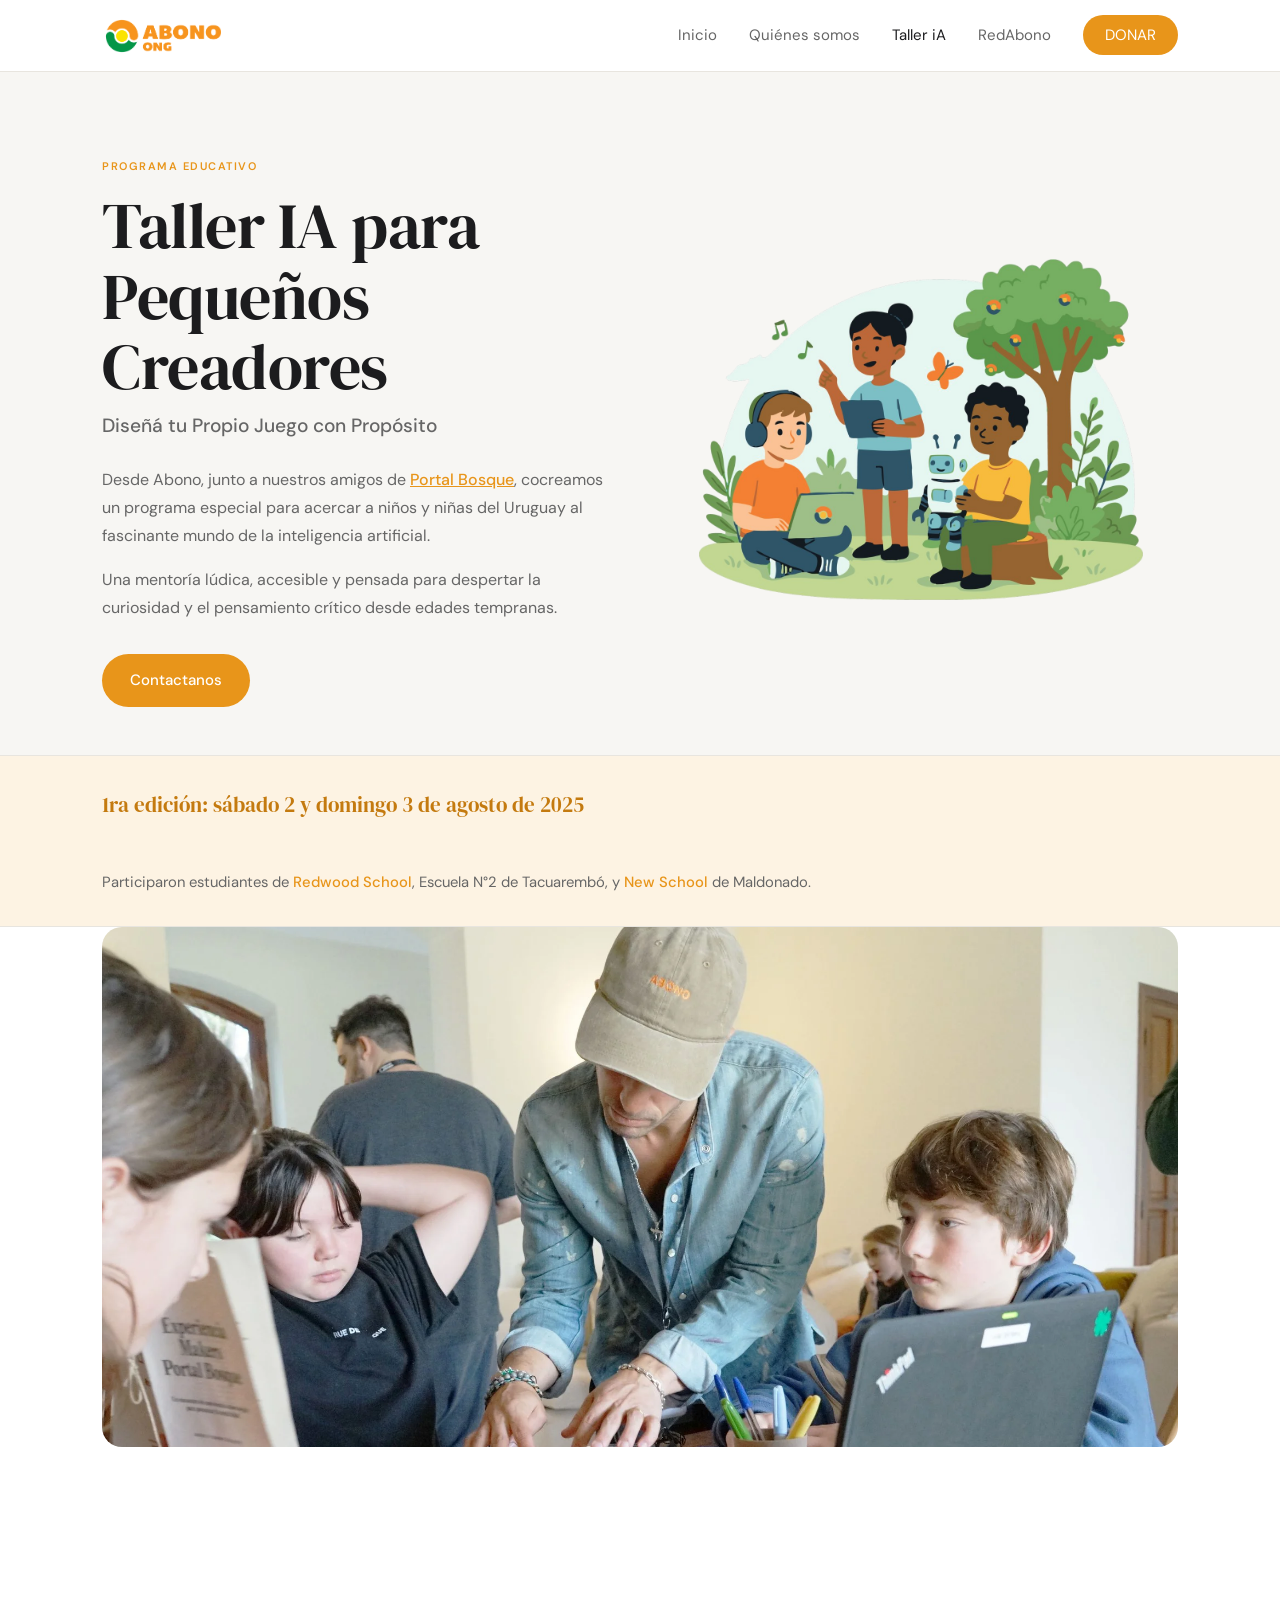
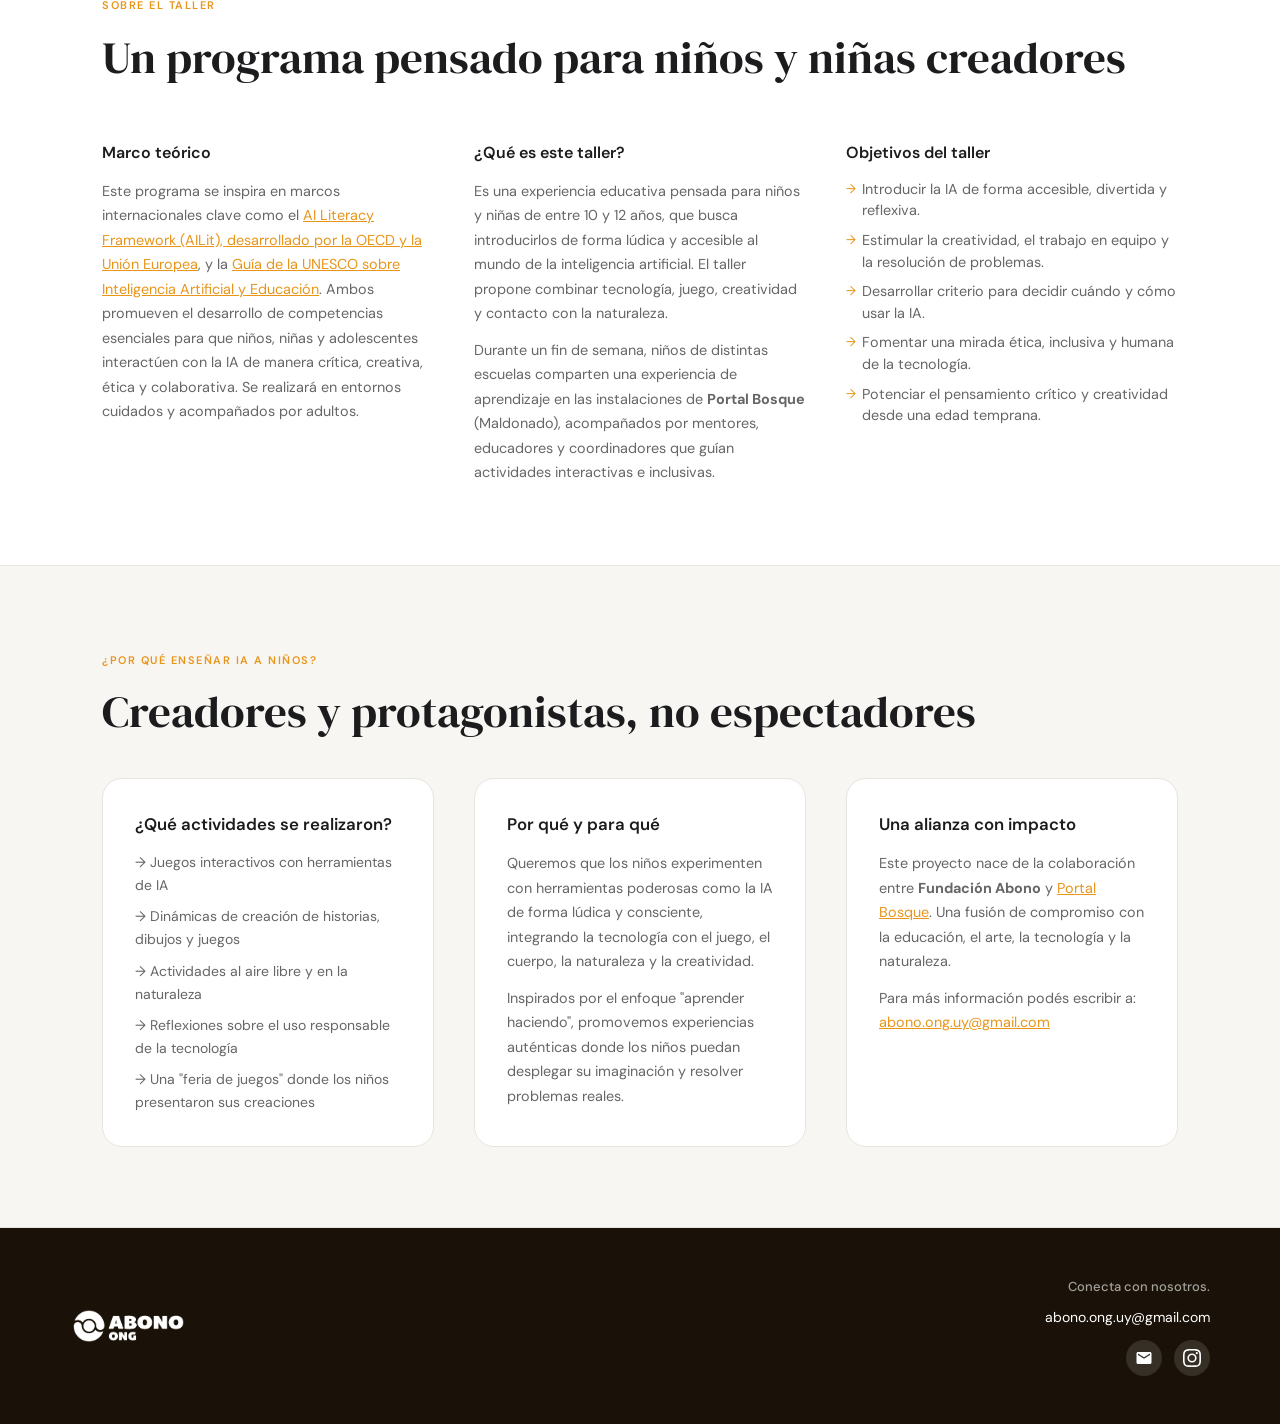
<file: taller-ia.html>
<!DOCTYPE html>
<html lang="es">
<head>
  <meta charset="UTF-8"/>
  <meta name="viewport" content="width=device-width, initial-scale=1.0"/>
  <title>Taller IA para Pequeños Creadores — Abono ONG</title>
  <meta name="description" content="Taller de inteligencia artificial para niños y niñas de Uruguay. Diseñá tu propio juego con propósito junto a Portal Bosque."/>
  <link rel="stylesheet" href="style.css"/>
  <style>
    /* HERO */
    .taller-hero {
      background: var(--light);
      border-bottom: 1px solid var(--border);
      padding: 5rem 0 3rem;
    }

    .taller-hero-inner {
      display: grid;
      grid-template-columns: 1fr 1fr;
      gap: 3rem;
      align-items: center;
    }

    .taller-hero-content { padding: 0; }
    .taller-hero-content .tag { color: var(--orange); }

    .taller-hero-content h1 {
      color: var(--charcoal);
      margin-bottom: 0.5rem;
    }

    .taller-hero-subtitle {
      font-size: 1.2rem;
      font-weight: 500;
      color: var(--mid);
      margin-bottom: 1.5rem;
    }

    .taller-hero-desc {
      color: var(--mid);
      line-height: 1.75;
      margin-bottom: 2rem;
    }

    .taller-hero-illustration {
      display: flex;
      align-items: center;
      justify-content: center;
    }

    .taller-hero-illustration img {
      width: 100%;
      max-width: 460px;
      height: auto;
      display: block;
    }

    @media (max-width: 768px) {
      .taller-hero-inner { grid-template-columns: 1fr; gap: 2rem; }
      .taller-hero-illustration { order: -1; }
      .taller-hero-illustration img { max-width: 300px; margin: 0 auto; }
    }

    /* EDITION BANNER */
    .edition-banner {
      background: var(--orange-pale);
      border-bottom: 1px solid var(--border);
      padding: 2rem 0;
    }

    .edition-inner {
      display: flex;
      align-items: center;
      gap: 3rem;
      flex-wrap: wrap;
    }

    .edition-date {
      font-family: 'DM Serif Display', serif;
      font-size: 1.3rem;
      color: var(--orange-dark);
      font-weight: 400;
    }

    .edition-schools {
      color: var(--mid);
      font-size: 0.925rem;
    }

    .edition-schools a {
      color: var(--orange);
      text-decoration: none;
      font-weight: 500;
    }

    .edition-schools a:hover { text-decoration: underline; }

    /* PHOTO */
    .photo-section { padding: 0 0 4rem; }

    .photo-single {
      border-radius: var(--radius-lg);
      overflow: hidden;
      max-height: 520px;
    }

    .photo-single img {
      width: 100%;
      height: 100%;
      object-fit: cover;
      object-position: center 30%;
      display: block;
    }

    /* SOBRE EL TALLER */
    .taller-sobre { background: white; padding: 5rem 0; }

    .taller-sobre-header {
      margin-bottom: 3.5rem;
    }

    .taller-sobre-header h2 { margin-bottom: 0; }

    .taller-info-grid {
      display: grid;
      grid-template-columns: repeat(3, 1fr);
      gap: 2.5rem;
    }

    .taller-info-block h3 {
      font-size: 1rem;
      margin-bottom: 0.75rem;
      color: var(--charcoal);
    }

    .taller-info-block p {
      color: var(--mid);
      font-size: 0.9rem;
      line-height: 1.7;
    }

    .taller-info-block ul {
      list-style: none;
      display: flex;
      flex-direction: column;
      gap: 0.5rem;
    }

    .taller-info-block ul li {
      font-size: 0.9rem;
      color: var(--mid);
      padding-left: 1rem;
      position: relative;
      line-height: 1.5;
    }

    .taller-info-block ul li::before {
      content: '→';
      position: absolute;
      left: 0;
      color: var(--orange);
      font-size: 0.8rem;
    }

    /* WHY IA */
    .why-ia {
      background: var(--light);
      border-top: 1px solid var(--border);
      border-bottom: 1px solid var(--border);
      padding: 5rem 0;
    }

    .why-ia-grid {
      display: grid;
      grid-template-columns: repeat(3, 1fr);
      gap: 2.5rem;
    }

    .why-card {
      background: white;
      border-radius: var(--radius-lg);
      padding: 2rem;
      border: 1px solid var(--border);
    }

    .why-card h3 { margin-bottom: 0.75rem; font-size: 1.05rem; }
    .why-card p { color: var(--mid); font-size: 0.9rem; line-height: 1.7; }

    /* ALIANZA */
    .alianza {
      padding: 5rem 0;
      display: grid;
      grid-template-columns: 2fr 1fr;
      gap: 5rem;
      align-items: start;
    }

    .alianza-text h2 { margin-bottom: 1.25rem; }

    .alianza-text p {
      color: var(--mid);
      margin-bottom: 1rem;
      line-height: 1.75;
    }

    .alianza-text a { color: var(--orange); text-decoration: none; font-weight: 500; }
    .alianza-text a:hover { text-decoration: underline; }

    .alianza-contact {
      background: var(--orange-pale);
      border-radius: var(--radius-lg);
      padding: 2rem;
      border: 1px solid rgba(232,149,26,0.2);
    }

    .alianza-contact h3 { margin-bottom: 0.75rem; }

    .alianza-contact p {
      font-size: 0.9rem;
      color: var(--mid);
      margin-bottom: 1rem;
      line-height: 1.6;
    }

    .alianza-contact a {
      color: var(--orange);
      text-decoration: none;
      font-weight: 500;
      font-size: 0.9rem;
    }

    @media (max-width: 900px) {
      .taller-info-grid { grid-template-columns: 1fr 1fr; gap: 2rem; }
      .why-ia-grid { grid-template-columns: 1fr 1fr; gap: 1.5rem; }
      .alianza { grid-template-columns: 1fr; gap: 2.5rem; }
    }

    @media (max-width: 600px) {
      .taller-info-grid { grid-template-columns: 1fr; }
      .why-ia-grid { grid-template-columns: 1fr; }
    }
  </style>
</head>
<body>
  <div id="nav-placeholder"></div>

  <!-- HERO -->
  <section class="taller-hero">
    <div class="container">
      <div class="taller-hero-inner">
        <div class="taller-hero-content">
          <span class="tag">Programa educativo</span>
          <h1>Taller IA para Pequeños Creadores</h1>
          <p class="taller-hero-subtitle">Diseñá tu Propio Juego con Propósito</p>
          <p class="taller-hero-desc">Desde Abono, junto a nuestros amigos de <a href="#" style="color:var(--orange); font-weight:500;">Portal Bosque</a>, cocreamos un programa especial para acercar a niños y niñas del Uruguay al fascinante mundo de la inteligencia artificial.</p>
          <p class="taller-hero-desc" style="margin-top:-1rem;">Una mentoría lúdica, accesible y pensada para despertar la curiosidad y el pensamiento crítico desde edades tempranas.</p>
          <a href="mailto:abono.ong.uy@gmail.com" class="btn-primary">Contactanos</a>
        </div>
        <div class="taller-hero-illustration">
          <img src="taller-kids.png" alt="Niños y niñas creando con IA en la naturaleza"/>
        </div>
      </div>
    </div>
  </section>

  <!-- EDITION BANNER -->
  <section class="edition-banner">
    <div class="container">
      <div class="edition-inner">
        <div class="edition-date">1ra edición: sábado 2 y domingo 3 de agosto de 2025</div>
        <div class="edition-schools">Participaron estudiantes de <a href="https://www.redwoodschool.edu.uy/" target="_blank">Redwood School</a>, Escuela N°2 de Tacuarembó, y <a href="#" target="_blank">New School</a> de Maldonado.</div>
      </div>
    </div>
  </section>

  <!-- PHOTO -->
  <section class="photo-section">
    <div class="container">
      <div class="photo-single">
        <img src="taller-photo.webp" alt="Taller IA — mentores y estudiantes en Portal Bosque"/>
      </div>
    </div>
  </section>

  <!-- SOBRE EL TALLER -->
  <section class="taller-sobre">
    <div class="container">
      <div class="taller-sobre-header">
        <span class="tag">Sobre el taller</span>
        <h2>Un programa pensado para niños y niñas creadores</h2>
      </div>
      <div class="taller-info-grid">
        <div class="taller-info-block">
          <h3>Marco teórico</h3>
          <p>Este programa se inspira en marcos internacionales clave como el <a href="https://www.oecd.org/education/ai-literacy/" target="_blank" style="color:var(--orange)">AI Literacy Framework (AILit), desarrollado por la OECD y la Unión Europea</a>, y la <a href="https://www.unesco.org/en/artificial-intelligence/education" target="_blank" style="color:var(--orange)">Guía de la UNESCO sobre Inteligencia Artificial y Educación</a>. Ambos promueven el desarrollo de competencias esenciales para que niños, niñas y adolescentes interactúen con la IA de manera crítica, creativa, ética y colaborativa. Se realizará en entornos cuidados y acompañados por adultos.</p>
        </div>
        <div class="taller-info-block">
          <h3>¿Qué es este taller?</h3>
          <p>Es una experiencia educativa pensada para niños y niñas de entre 10 y 12 años, que busca introducirlos de forma lúdica y accesible al mundo de la inteligencia artificial. El taller propone combinar tecnología, juego, creatividad y contacto con la naturaleza.</p>
          <p style="margin-top: 0.75rem;">Durante un fin de semana, niños de distintas escuelas comparten una experiencia de aprendizaje en las instalaciones de <strong>Portal Bosque</strong> (Maldonado), acompañados por mentores, educadores y coordinadores que guían actividades interactivas e inclusivas.</p>
        </div>
        <div class="taller-info-block">
          <h3>Objetivos del taller</h3>
          <ul>
            <li>Introducir la IA de forma accesible, divertida y reflexiva.</li>
            <li>Estimular la creatividad, el trabajo en equipo y la resolución de problemas.</li>
            <li>Desarrollar criterio para decidir cuándo y cómo usar la IA.</li>
            <li>Fomentar una mirada ética, inclusiva y humana de la tecnología.</li>
            <li>Potenciar el pensamiento crítico y creatividad desde una edad temprana.</li>
          </ul>
        </div>
      </div>
    </div>
  </section>

  <!-- WHY IA -->
  <section class="why-ia">
    <div class="container">
      <span class="tag">¿Por qué enseñar IA a niños?</span>
      <h2 style="margin-bottom: 2.5rem;">Creadores y protagonistas, no espectadores</h2>
      <div class="why-ia-grid">
        <div class="why-card">
          <h3>¿Qué actividades se realizaron?</h3>
          <ul style="list-style:none; display:flex; flex-direction:column; gap:0.5rem; margin-top:0.5rem;">
            <li style="font-size:0.875rem; color:var(--mid);">→ Juegos interactivos con herramientas de IA</li>
            <li style="font-size:0.875rem; color:var(--mid);">→ Dinámicas de creación de historias, dibujos y juegos</li>
            <li style="font-size:0.875rem; color:var(--mid);">→ Actividades al aire libre y en la naturaleza</li>
            <li style="font-size:0.875rem; color:var(--mid);">→ Reflexiones sobre el uso responsable de la tecnología</li>
            <li style="font-size:0.875rem; color:var(--mid);">→ Una "feria de juegos" donde los niños presentaron sus creaciones</li>
          </ul>
        </div>
        <div class="why-card">
          <h3>Por qué y para qué</h3>
          <p>Queremos que los niños experimenten con herramientas poderosas como la IA de forma lúdica y consciente, integrando la tecnología con el juego, el cuerpo, la naturaleza y la creatividad.</p>
          <p style="margin-top: 0.75rem;">Inspirados por el enfoque "aprender haciendo", promovemos experiencias auténticas donde los niños puedan desplegar su imaginación y resolver problemas reales.</p>
        </div>
        <div class="why-card">
          <h3>Una alianza con impacto</h3>
          <p>Este proyecto nace de la colaboración entre <strong>Fundación Abono</strong> y <a href="#" style="color:var(--orange)">Portal Bosque</a>. Una fusión de compromiso con la educación, el arte, la tecnología y la naturaleza.</p>
          <p style="margin-top: 0.75rem;">Para más información podés escribir a: <a href="mailto:abono.ong.uy@gmail.com" style="color:var(--orange)">abono.ong.uy@gmail.com</a></p>
        </div>
      </div>
    </div>
  </section>

  <div id="footer-placeholder"></div>

  <script src="components.js"></script>
  <script>
    document.getElementById('nav-placeholder').innerHTML = NAV_HTML('taller');
    document.getElementById('footer-placeholder').innerHTML = FOOTER_HTML;
  </script>
</body>
</html>
</file>
<file: style.css>
@import url('https://fonts.googleapis.com/css2?family=DM+Sans:wght@300;400;500;600&family=DM+Serif+Display&display=swap');

*, *::before, *::after { box-sizing: border-box; margin: 0; padding: 0; }

:root {
  --orange: #E8951A;
  --orange-light: #F5A623;
  --orange-dark: #C47A0F;
  --orange-pale: #FDF3E3;
  --green: #2A7A4B;
  --green-dark: #1D5534;
  --charcoal: #1C1C1E;
  --dark: #2D2D2D;
  --mid: #666;
  --muted: #999;
  --light: #F7F6F3;
  --white: #FFFFFF;
  --border: #E8E5DF;
  --radius: 12px;
  --radius-lg: 20px;
  --nav-h: 72px;
}

html { scroll-behavior: smooth; }

body {
  font-family: 'DM Sans', sans-serif;
  font-size: 16px;
  line-height: 1.65;
  color: var(--dark);
  background: var(--white);
  -webkit-font-smoothing: antialiased;
}

/* NAV */
nav {
  position: sticky;
  top: 0;
  z-index: 100;
  background: rgba(255,255,255,0.95);
  backdrop-filter: blur(12px);
  border-bottom: 1px solid var(--border);
  height: var(--nav-h);
  display: flex;
  align-items: center;
}

.nav-inner {
  max-width: 1140px;
  margin: 0 auto;
  padding: 0 2rem;
  width: 100%;
  display: flex;
  align-items: center;
  justify-content: space-between;
  gap: 2rem;
}

.logo {
  display: flex;
  align-items: center;
  text-decoration: none;
  flex-shrink: 0;
}

.logo-img {
  height: 40px;
  width: auto;
  display: block;
}

.logo-img-footer {
  height: 38px;
  width: auto;
  display: block;
}

.logo-mark {
  width: 44px;
  height: 44px;
}

.logo-text {
  display: flex;
  flex-direction: column;
  line-height: 1;
}

.logo-text span:first-child {
  font-size: 18px;
  font-weight: 700;
  color: var(--charcoal);
  letter-spacing: 1px;
  text-transform: uppercase;
}

.logo-text span:last-child {
  font-size: 10px;
  font-weight: 600;
  color: var(--orange);
  letter-spacing: 2px;
  text-transform: uppercase;
}

.nav-links {
  display: flex;
  align-items: center;
  gap: 2rem;
  list-style: none;
}

.nav-links a {
  text-decoration: none;
  color: var(--mid);
  font-size: 15px;
  font-weight: 400;
  transition: color 0.2s;
}

.nav-links a:hover,
.nav-links a.active {
  color: var(--charcoal);
}

.btn-donar {
  background: var(--orange);
  color: white !important;
  padding: 10px 22px;
  border-radius: 100px;
  font-weight: 500;
  font-size: 14px;
  text-decoration: none;
  transition: background 0.2s, transform 0.15s;
  flex-shrink: 0;
}

.btn-donar:hover {
  background: var(--orange-dark);
  transform: translateY(-1px);
}

/* FOOTER */
footer {
  background: #1A1208;
  color: white;
  padding: 3rem 2rem;
}

.footer-inner {
  max-width: 1140px;
  margin: 0 auto;
  display: flex;
  justify-content: space-between;
  align-items: center;
  gap: 2rem;
  flex-wrap: wrap;
}



.footer-right {
  text-align: right;
}

.footer-right p {
  font-size: 13px;
  font-weight: 500;
  color: rgba(255,255,255,0.6);
  margin-bottom: 6px;
}

.footer-right a {
  color: white;
  font-size: 14px;
  text-decoration: none;
}

.footer-right a:hover { text-decoration: underline; }

.footer-icons {
  display: flex;
  gap: 12px;
  justify-content: flex-end;
  margin-top: 10px;
}

.footer-icons a {
  width: 36px;
  height: 36px;
  border-radius: 50%;
  background: rgba(255,255,255,0.12);
  display: flex;
  align-items: center;
  justify-content: center;
  transition: background 0.2s;
}

.footer-icons a:hover { background: rgba(255,255,255,0.25); }

.footer-icons svg { width: 18px; height: 18px; fill: white; }

/* SHARED */
.container {
  max-width: 1140px;
  margin: 0 auto;
  padding: 0 2rem;
}

.section { padding: 5rem 0; }
.section-sm { padding: 3rem 0; }

.tag {
  display: inline-block;
  font-size: 11px;
  font-weight: 600;
  letter-spacing: 1.5px;
  text-transform: uppercase;
  color: var(--orange);
  margin-bottom: 1rem;
}

h1 { font-family: 'DM Serif Display', serif; font-size: clamp(2.4rem, 5vw, 4rem); font-weight: 400; line-height: 1.1; color: var(--charcoal); letter-spacing: -0.5px; }
h2 { font-family: 'DM Serif Display', serif; font-size: clamp(1.8rem, 3.5vw, 2.8rem); font-weight: 400; color: var(--charcoal); line-height: 1.2; }
h3 { font-size: 1.15rem; font-weight: 600; color: var(--charcoal); }

.lead { font-size: 1.15rem; color: var(--mid); line-height: 1.7; max-width: 600px; }

.btn-primary {
  display: inline-flex;
  align-items: center;
  gap: 8px;
  background: var(--orange);
  color: white;
  padding: 14px 28px;
  border-radius: 100px;
  font-size: 15px;
  font-weight: 500;
  text-decoration: none;
  transition: background 0.2s, transform 0.15s;
}

.btn-primary:hover { background: var(--orange-dark); transform: translateY(-2px); }

.btn-outline {
  display: inline-flex;
  align-items: center;
  gap: 8px;
  border: 1.5px solid var(--charcoal);
  color: var(--charcoal);
  padding: 13px 27px;
  border-radius: 100px;
  font-size: 15px;
  font-weight: 500;
  text-decoration: none;
  transition: all 0.2s;
}

.btn-outline:hover { background: var(--charcoal); color: white; }

/* MOBILE NAV */
.hamburger { display: none; background: none; border: none; cursor: pointer; padding: 4px; }
.hamburger span { display: block; width: 22px; height: 2px; background: var(--charcoal); margin: 5px 0; transition: all 0.3s; border-radius: 2px; }

@media (max-width: 768px) {
  .nav-links { display: none; flex-direction: column; position: absolute; top: var(--nav-h); left: 0; right: 0; background: white; border-bottom: 1px solid var(--border); padding: 1rem 2rem 1.5rem; gap: 1rem; }
  .nav-links.open { display: flex; }
  .hamburger { display: block; }
  .section { padding: 3.5rem 0; }
  .footer-inner { flex-direction: column; align-items: flex-start; }
  .footer-right { text-align: left; }
  .footer-icons { justify-content: flex-start; }
}
</file>
